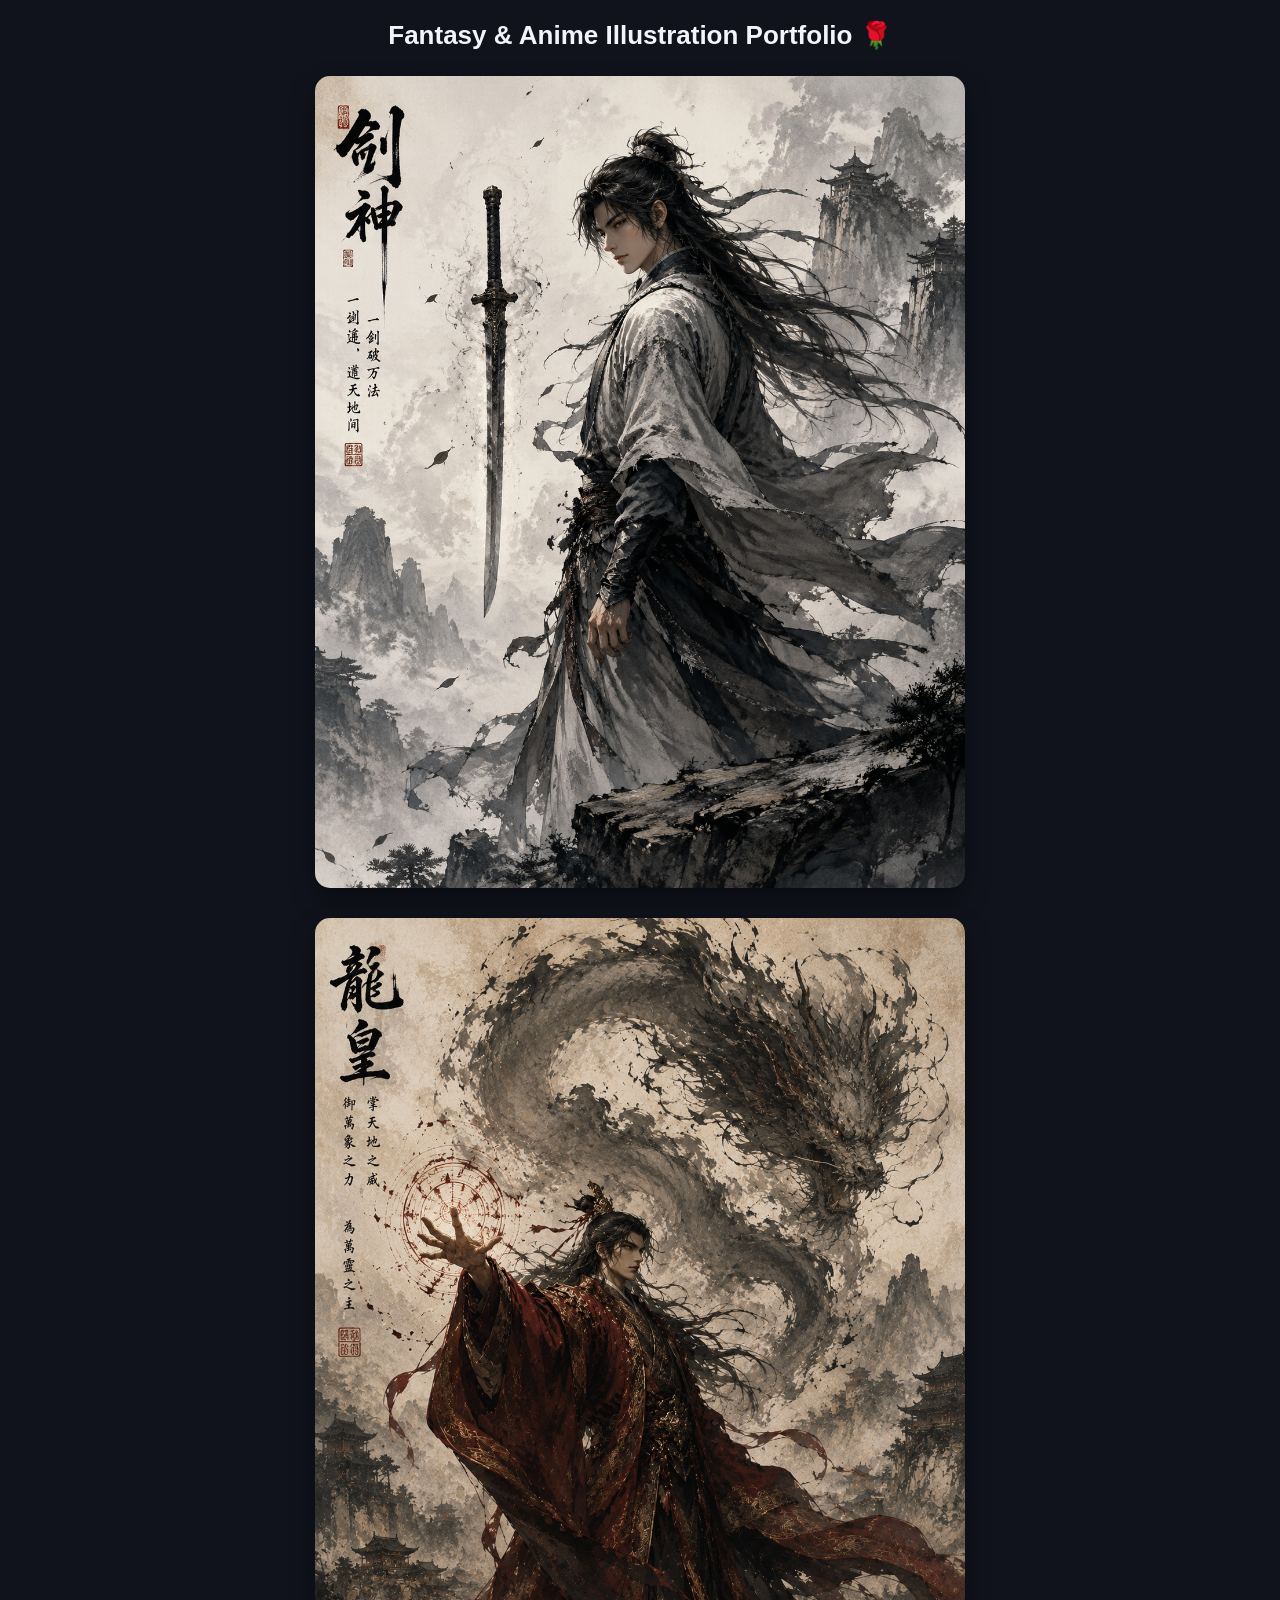
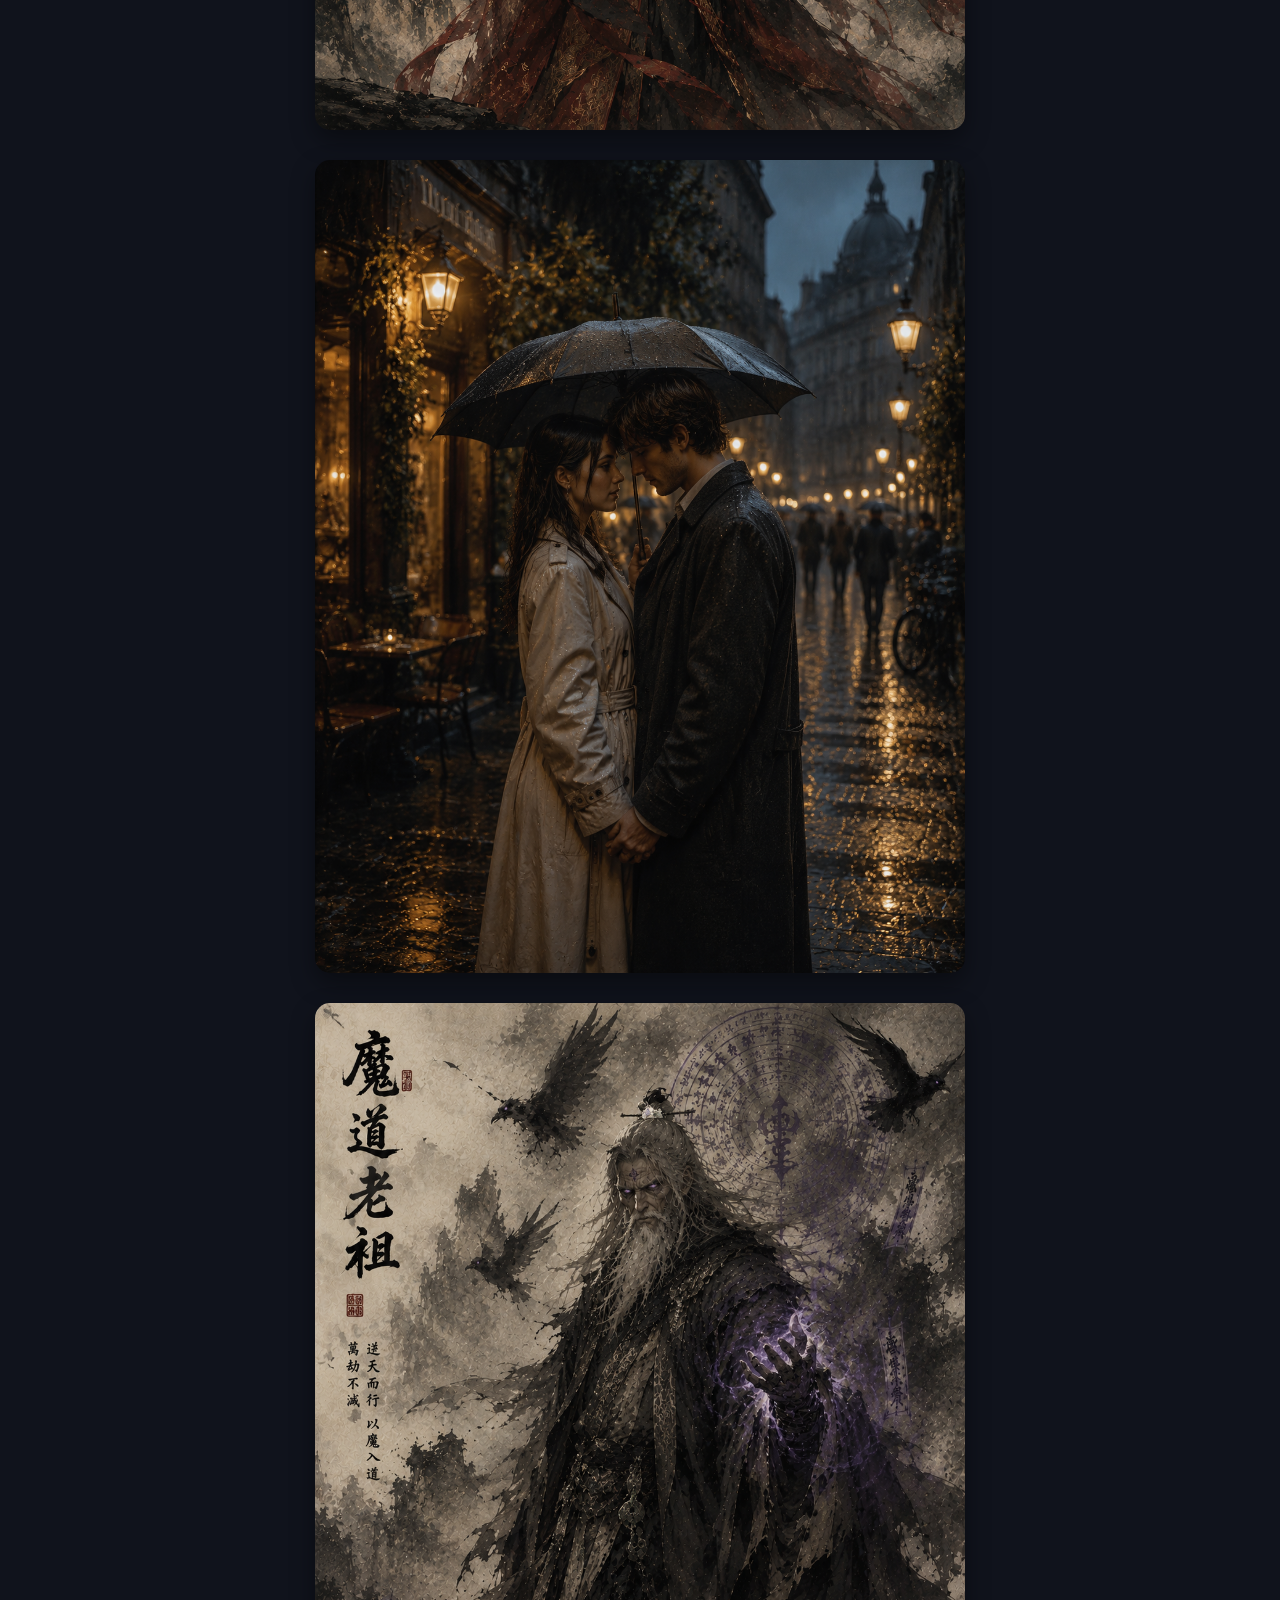
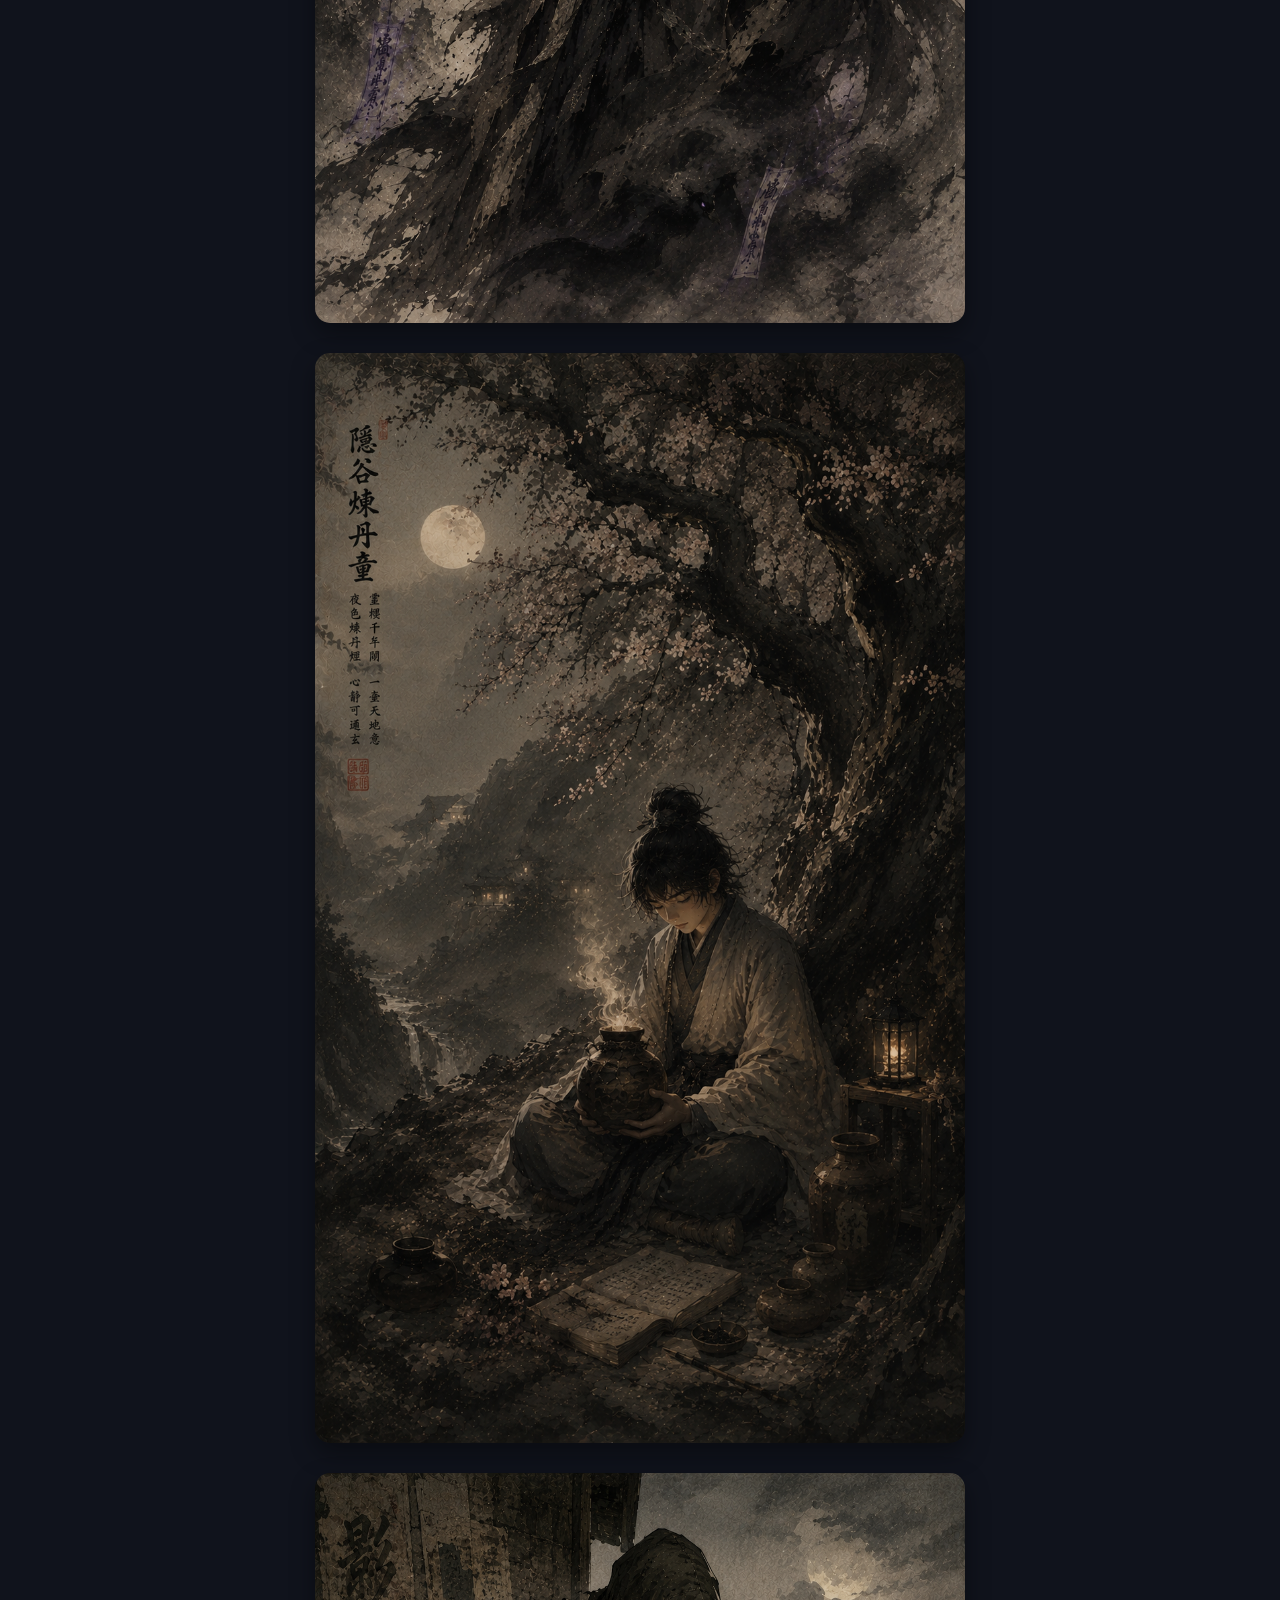
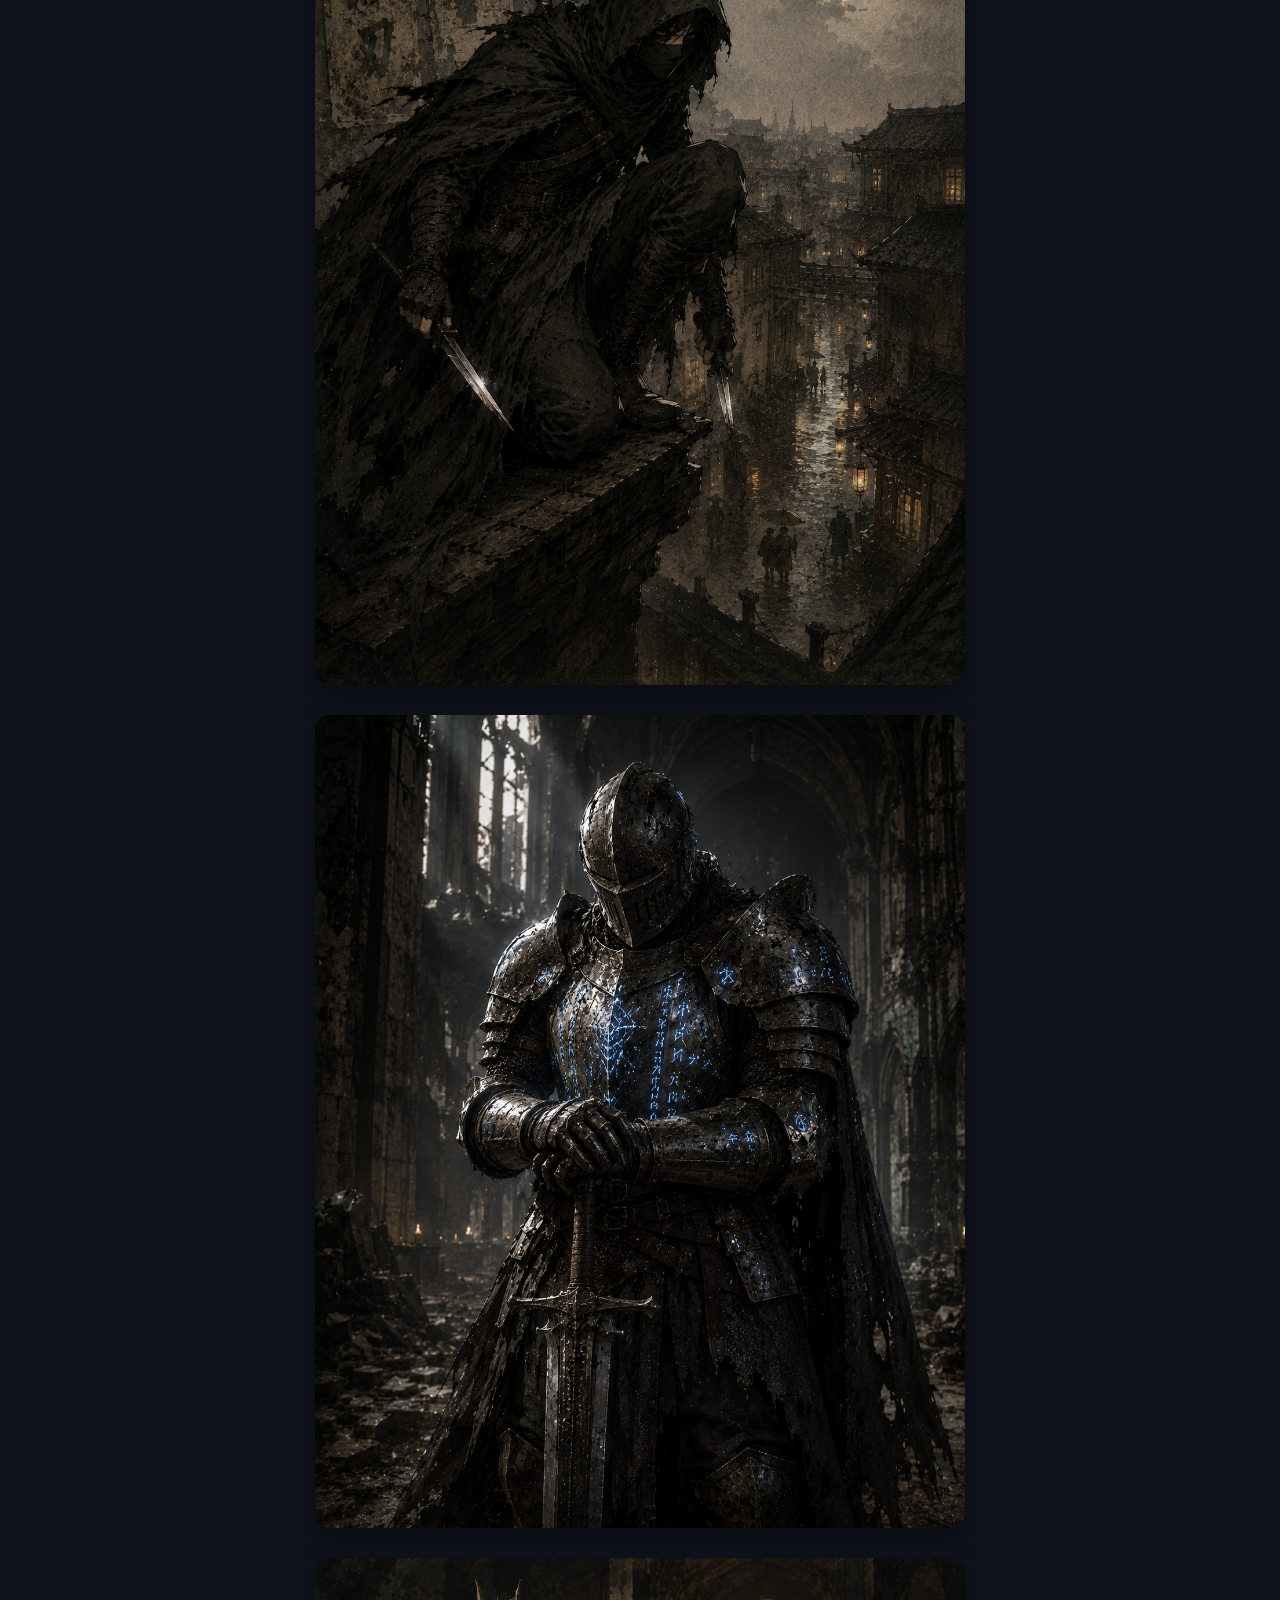
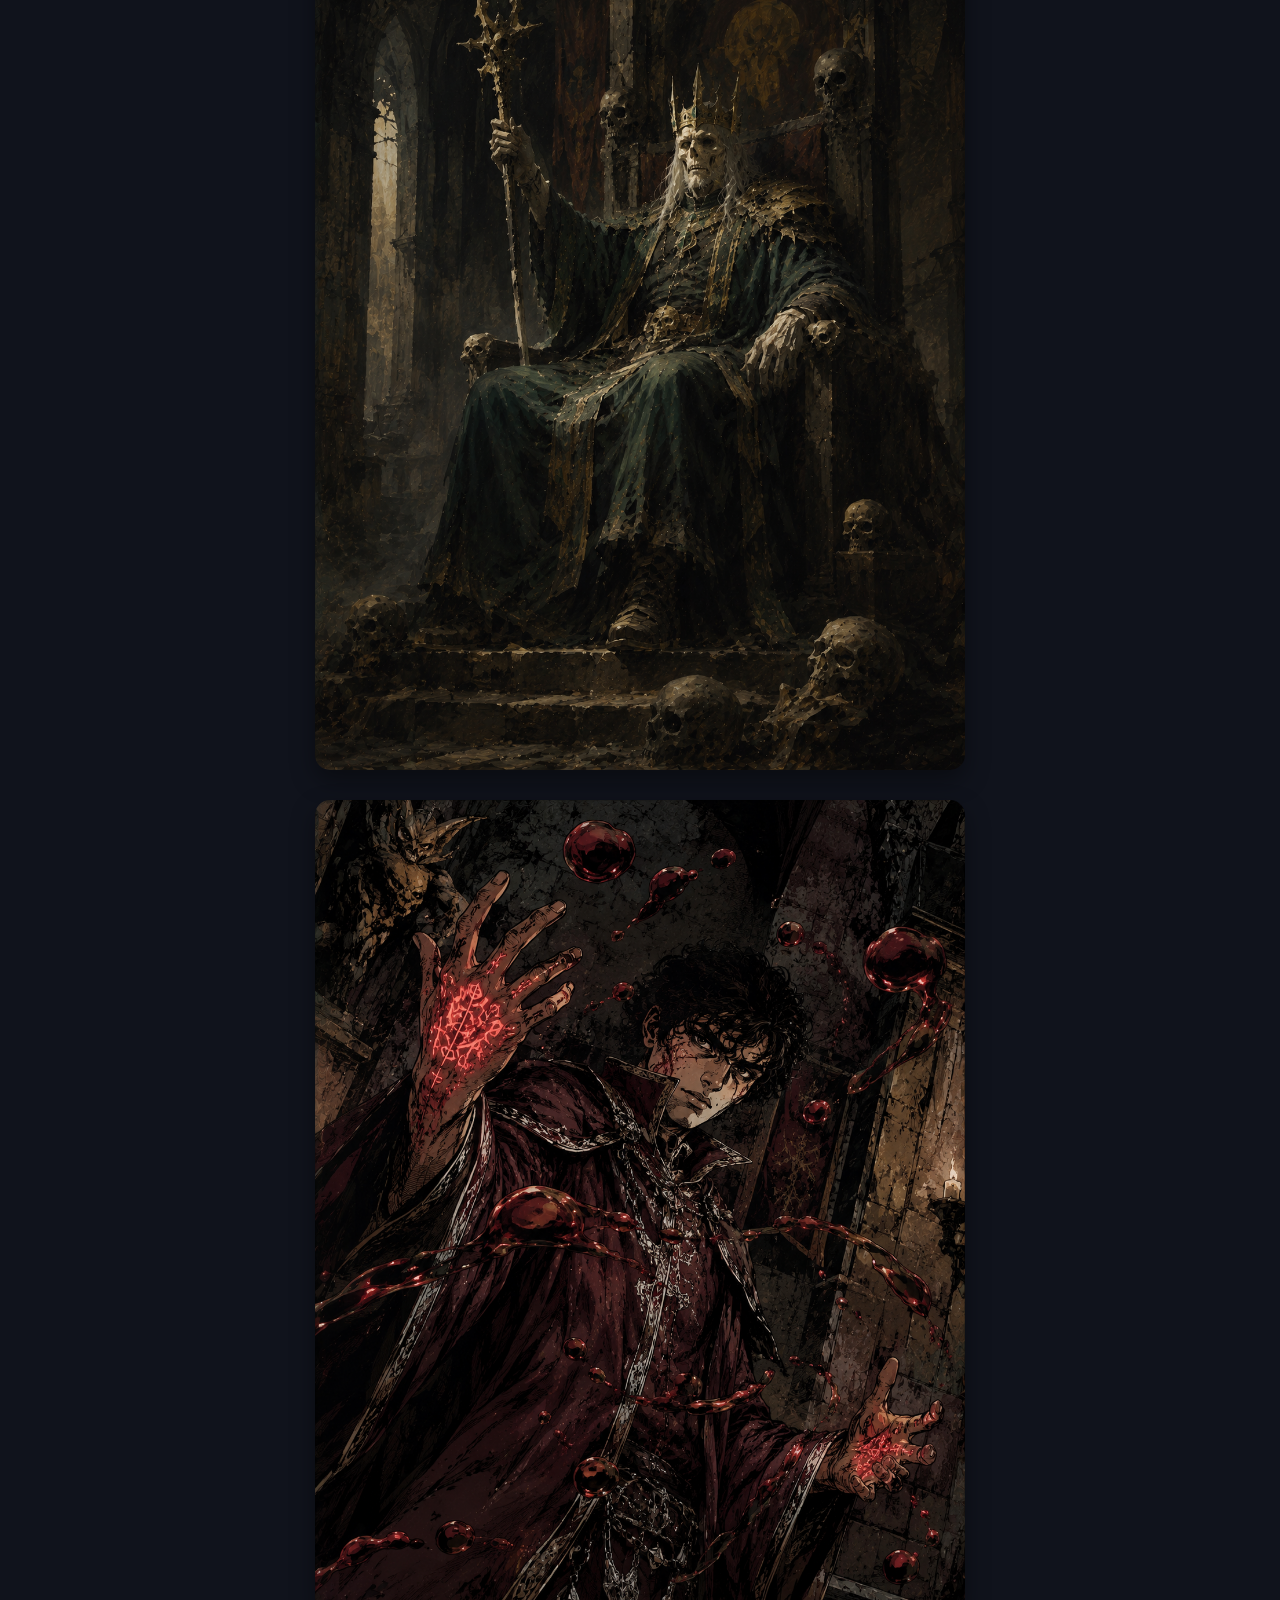
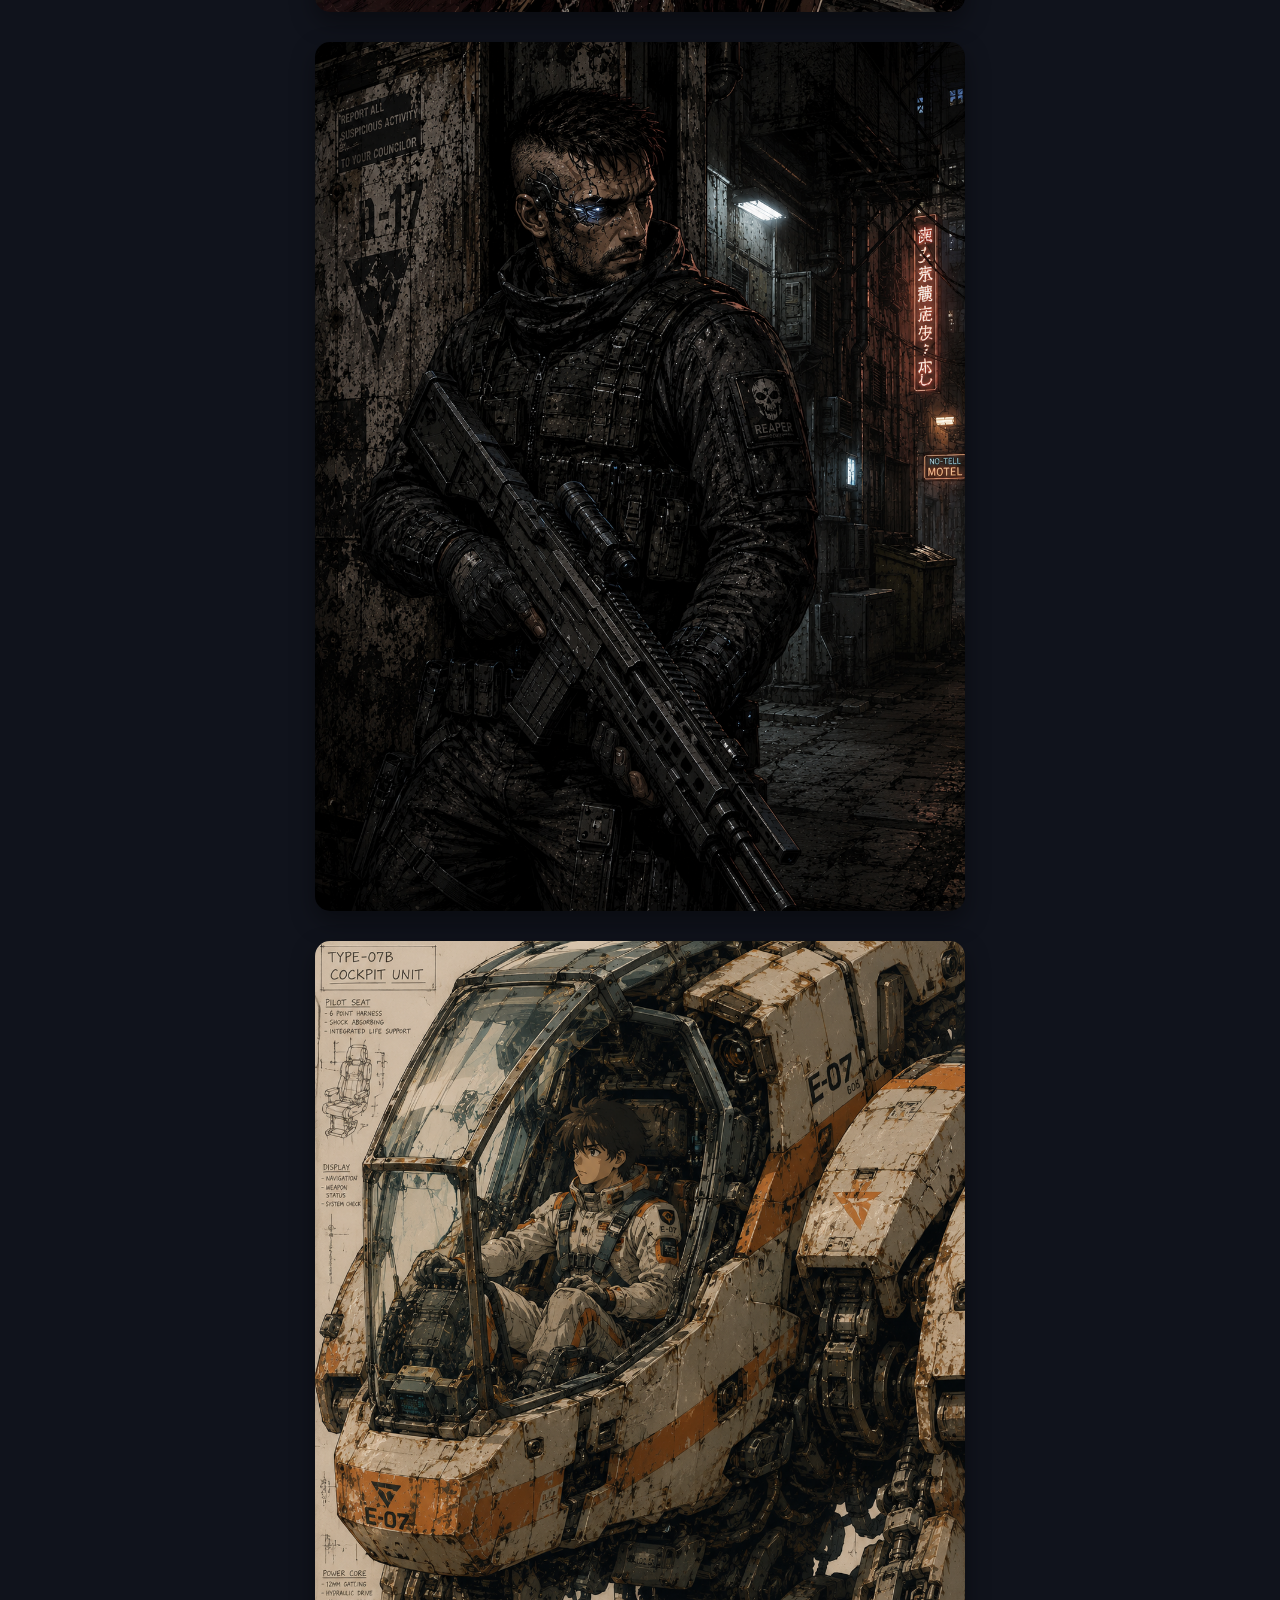
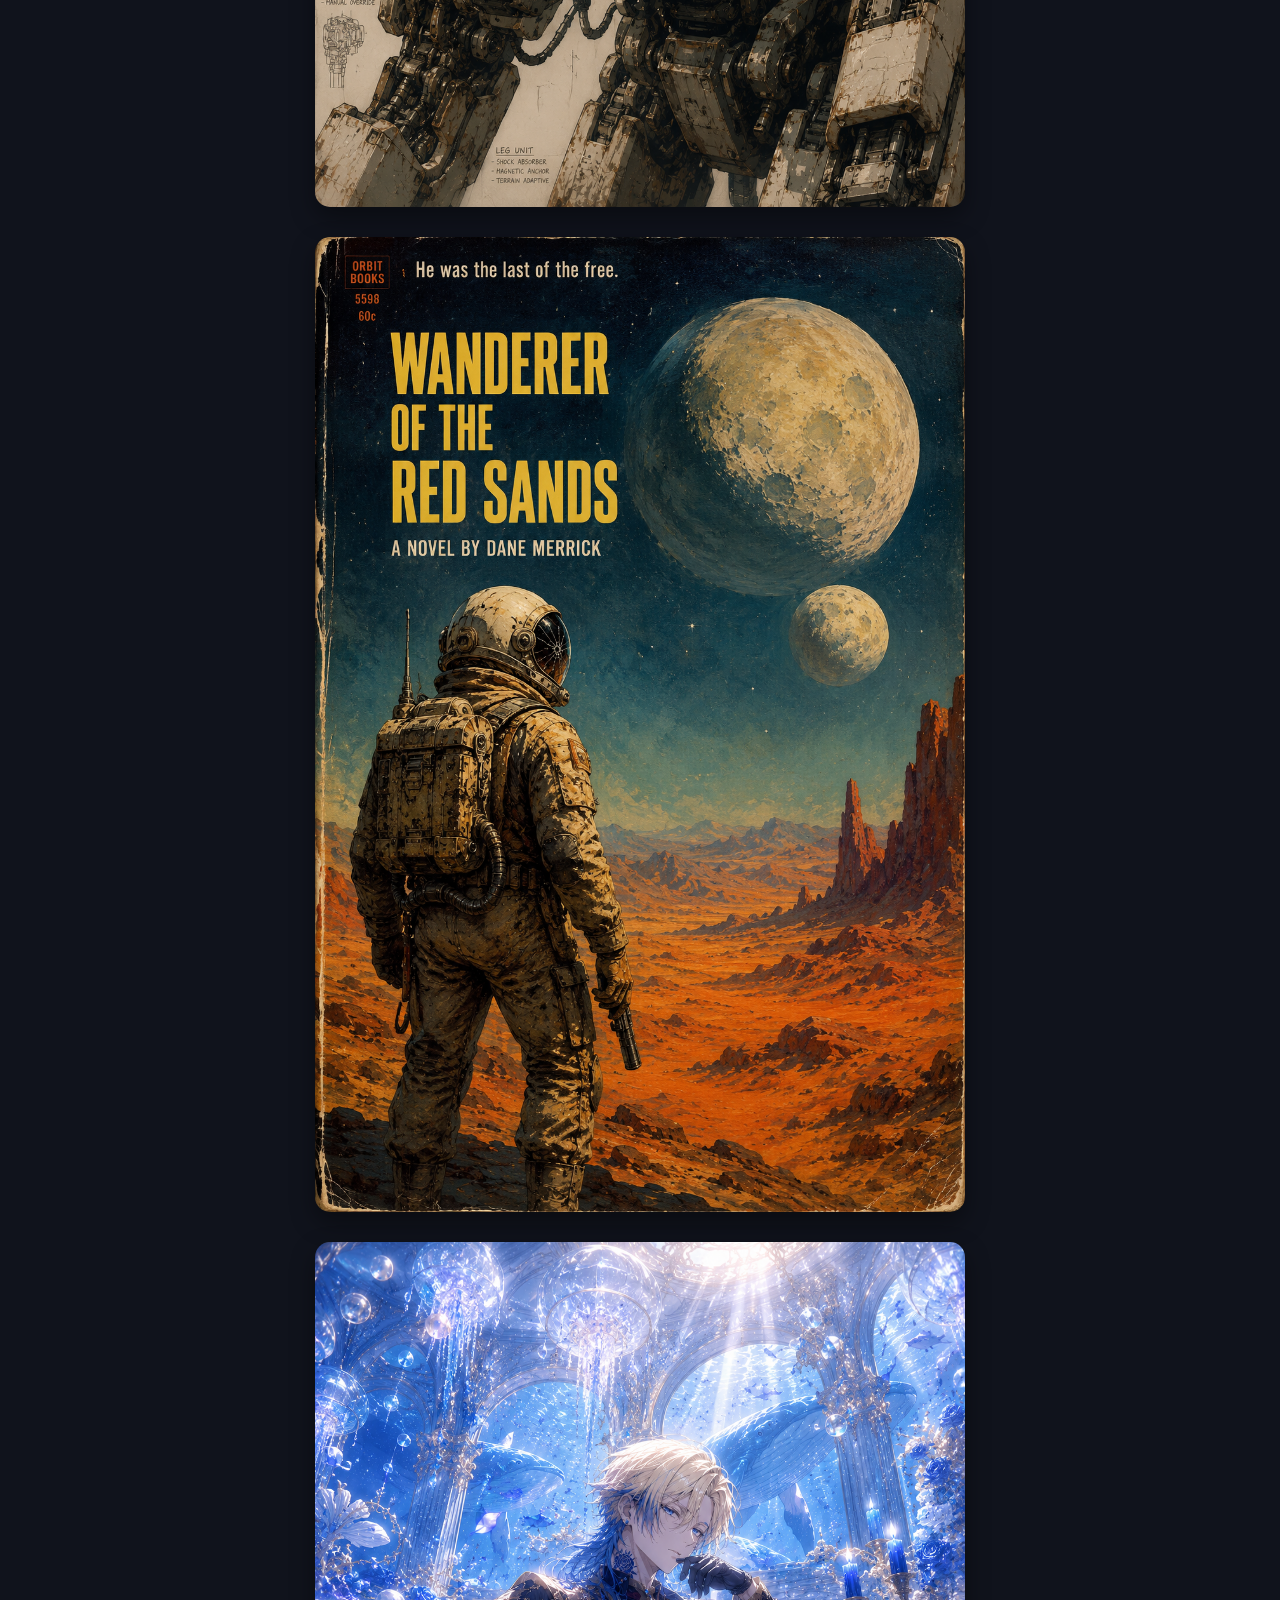
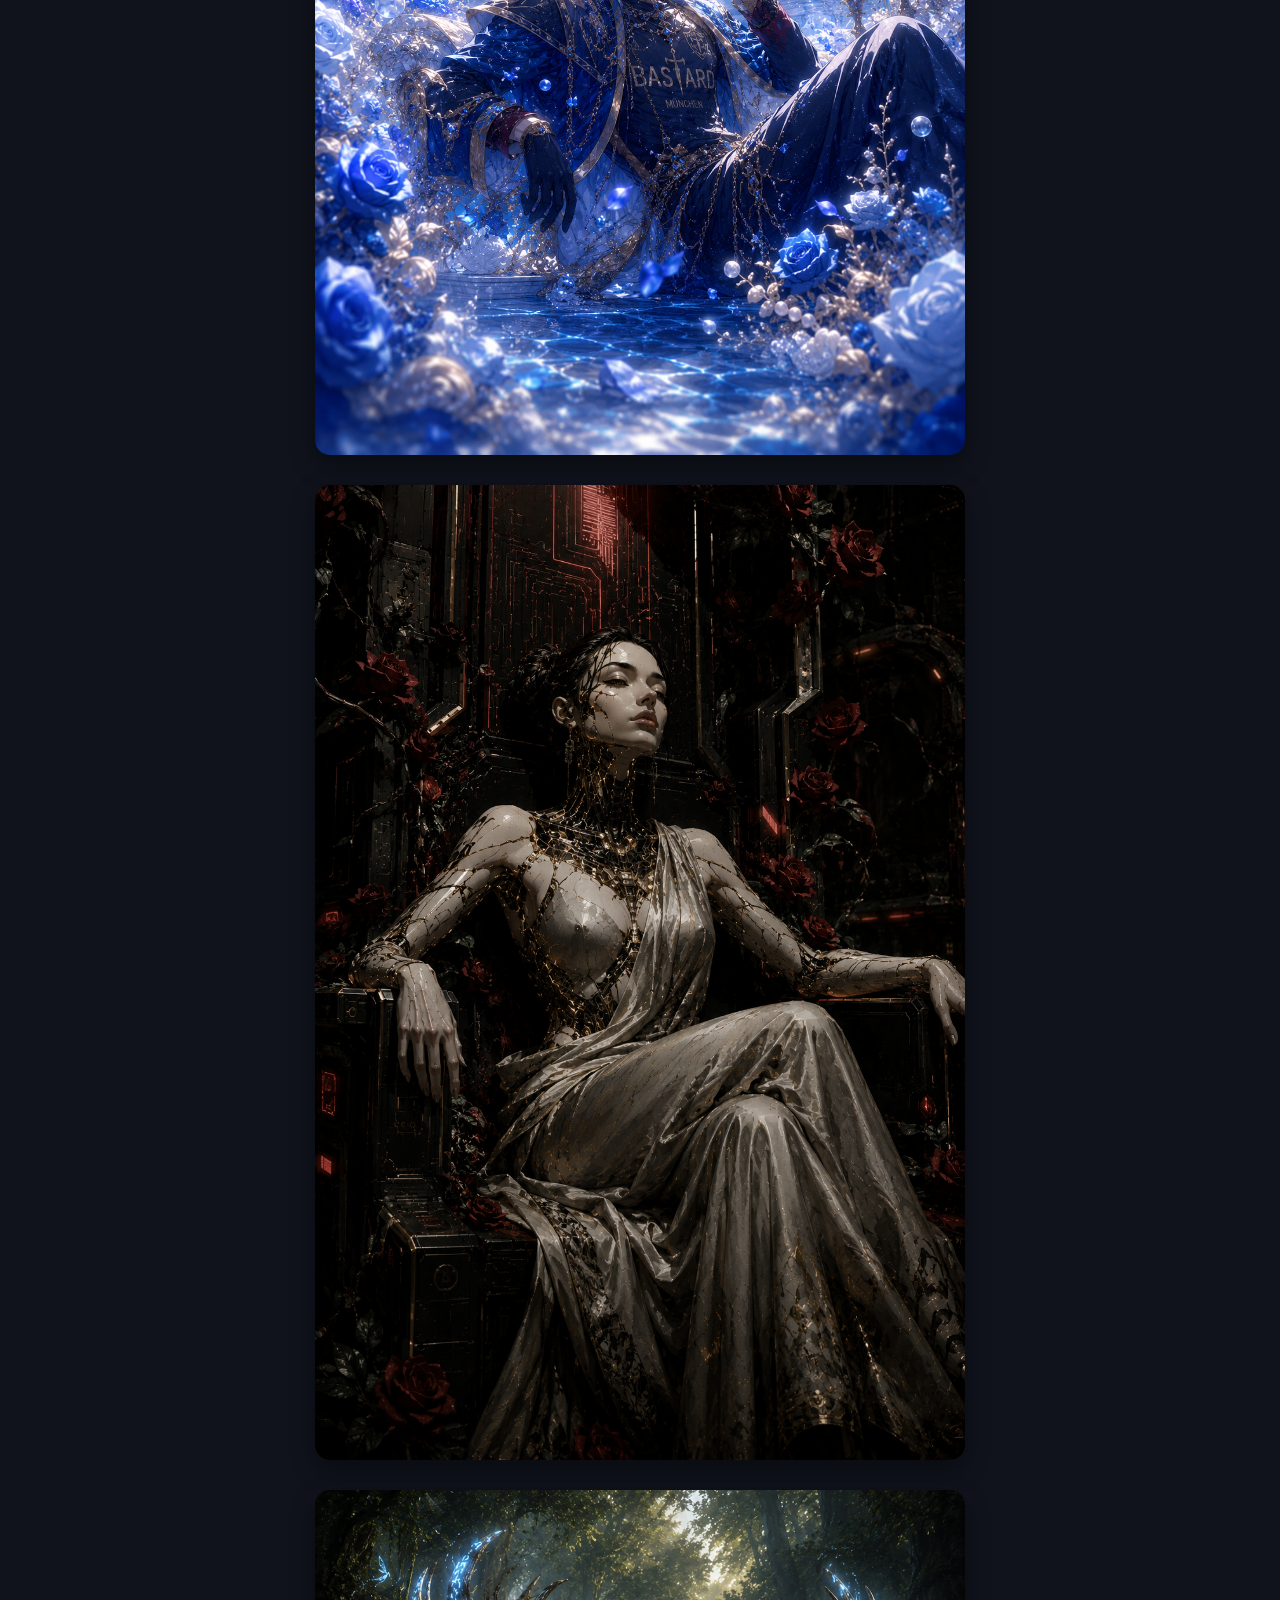
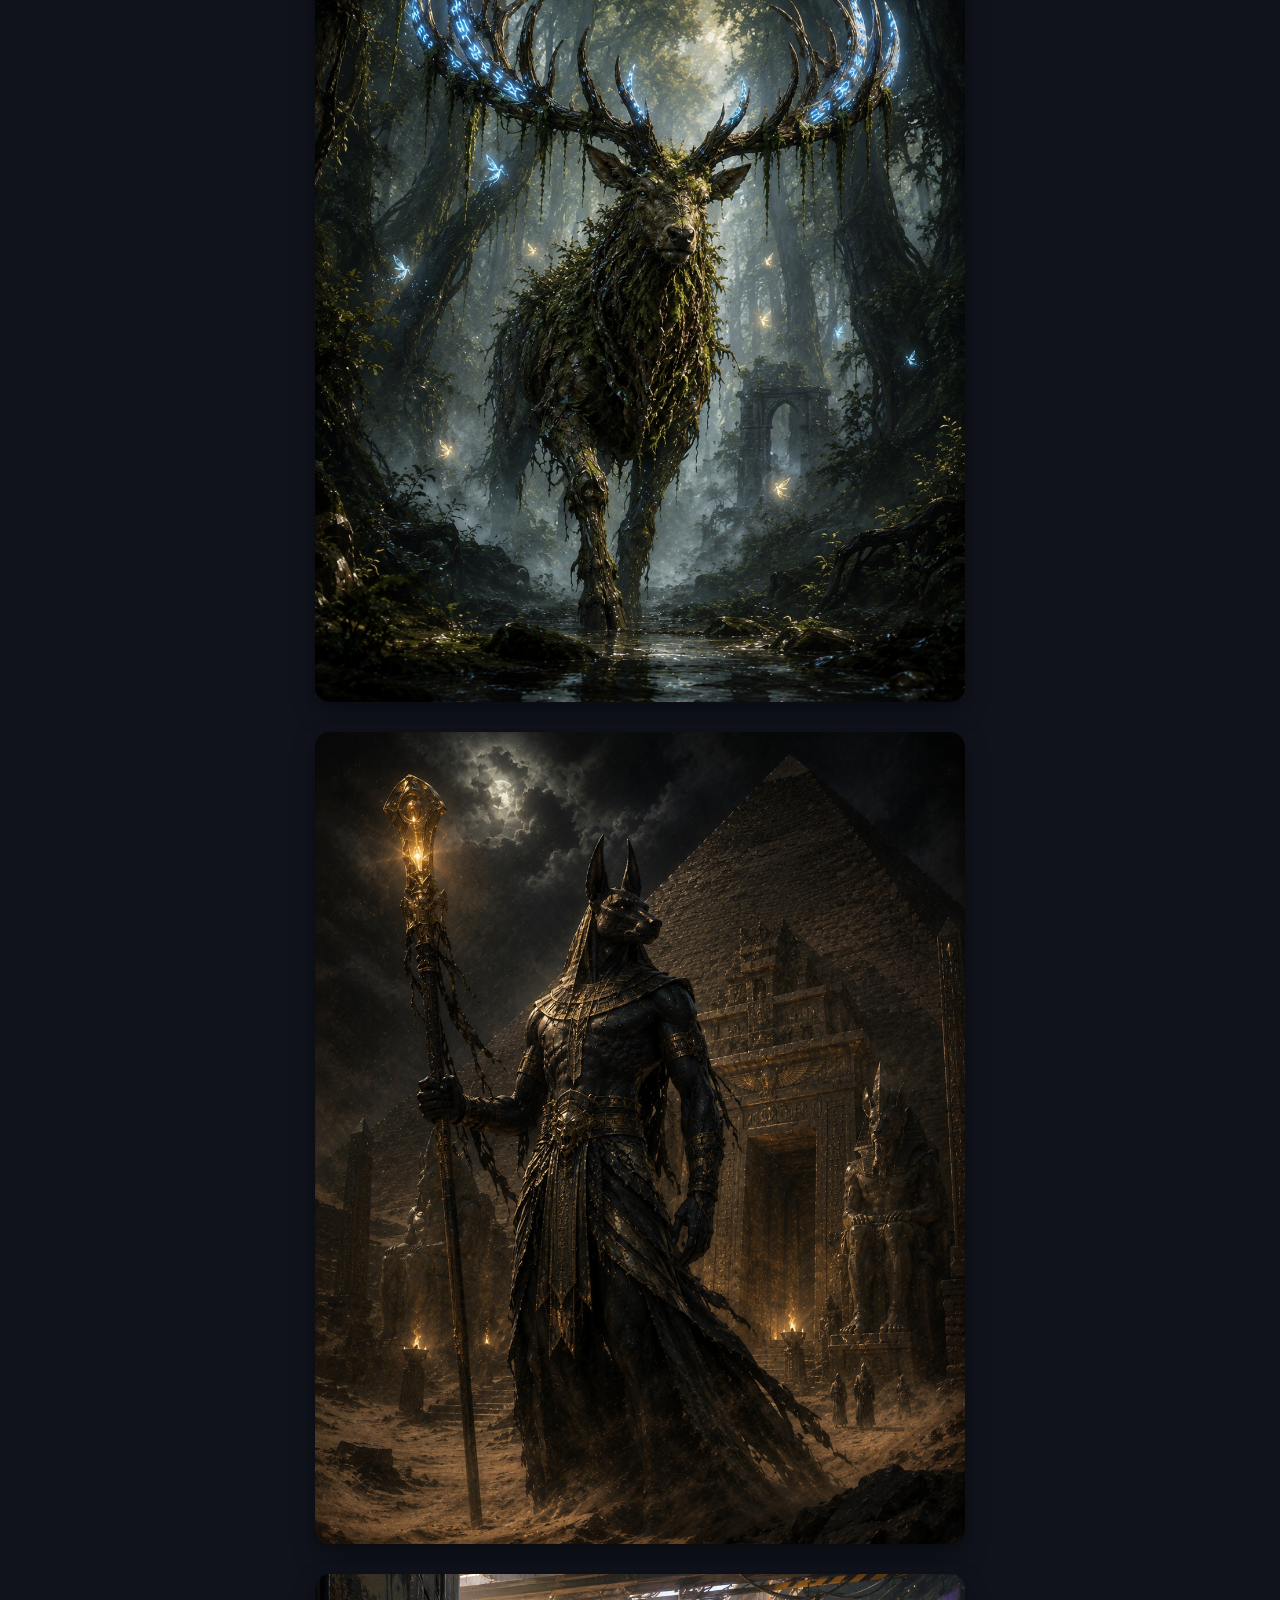
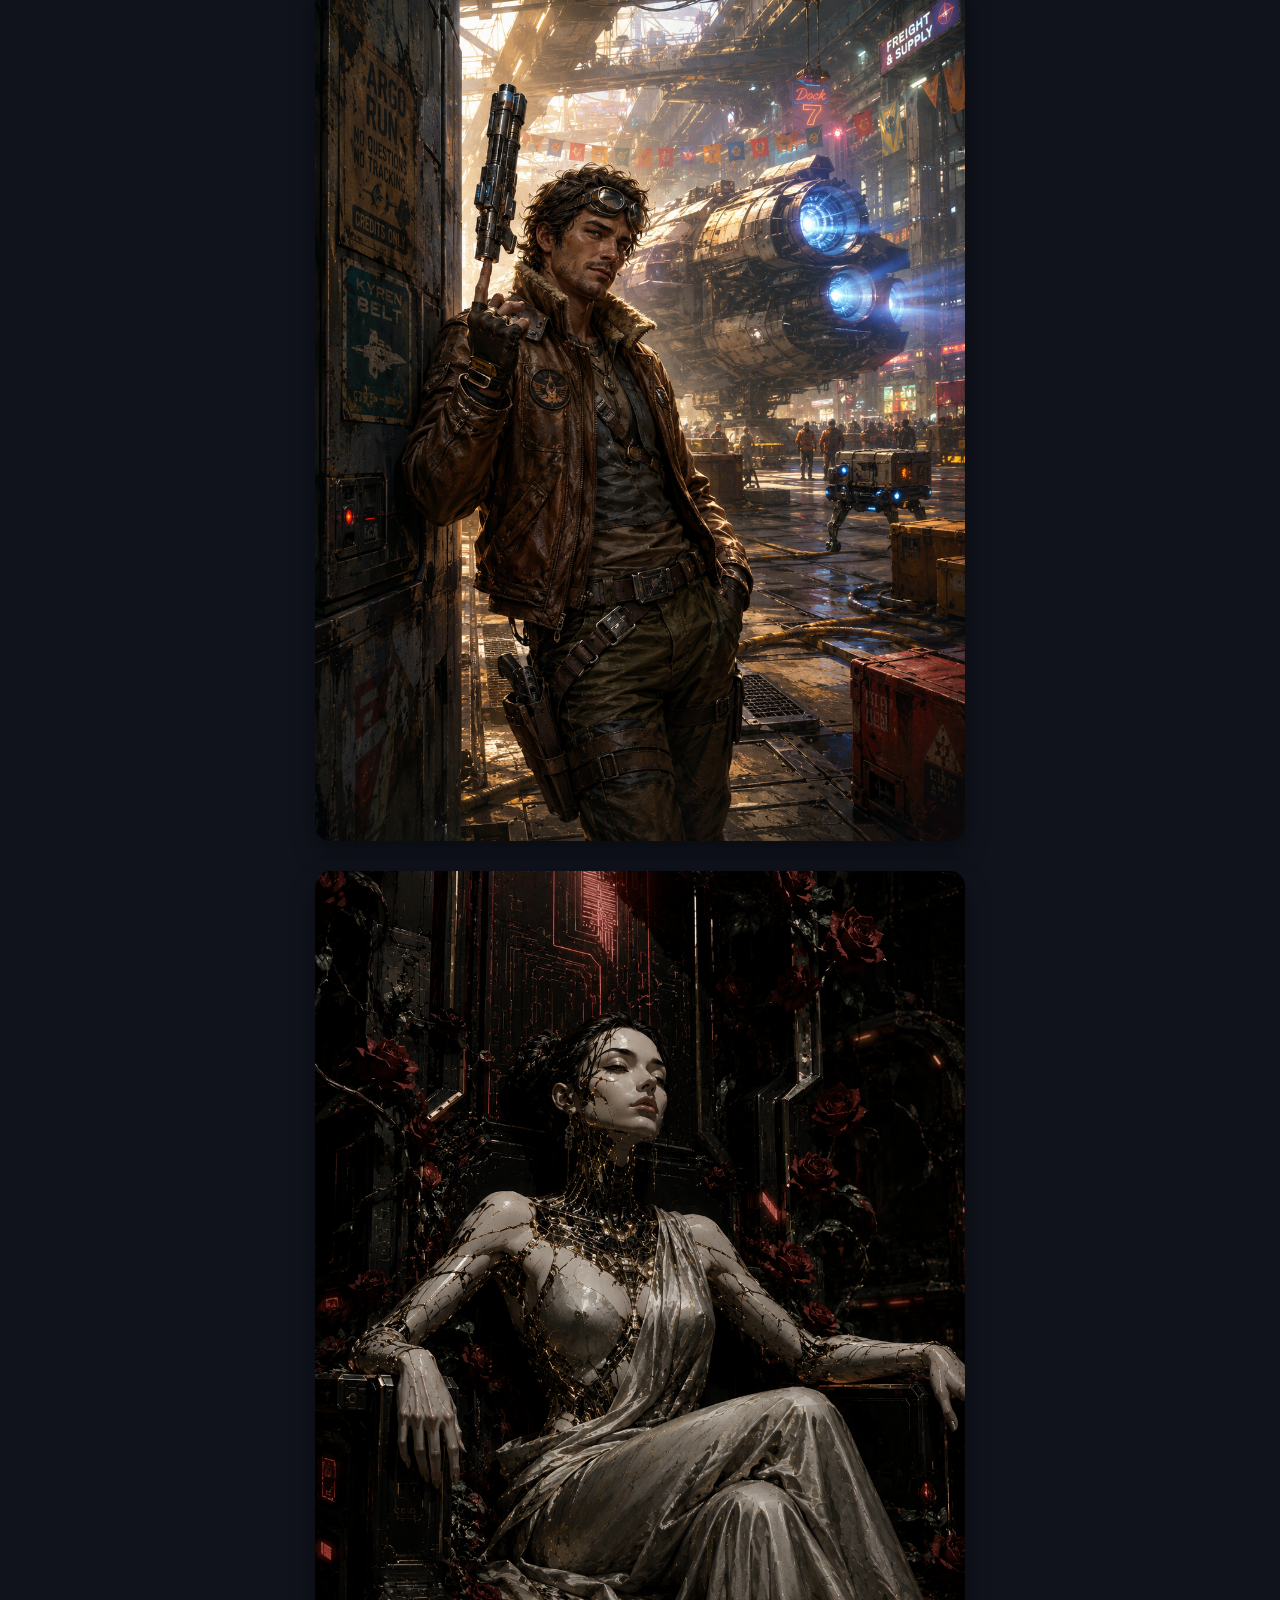
<file: index.html>
<!DOCTYPE html>
<html lang="en">
<head>
    <meta charset="UTF-8">
    <meta name="viewport" content="width=device-width, initial-scale=1.0">
    <title>Premium AI Asset Vault</title>
    <link rel="stylesheet" href="style.css">
</head>

<body>

<div class="content">

    <h1>Fantasy & Anime Illustration Portfolio 🌹</h1>

    <div class="portfolio-grid">

        <div class="image-container">
            <div class="image-shield"></div>
            <img src="preview1.jpg" alt="Artwork 1">
        </div>

        <div class="image-container">
            <div class="image-shield"></div>
            <img src="preview2.jpg" alt="Artwork 2">
        </div>

        <div class="image-container">
            <div class="image-shield"></div>
            <img src="preview3.jpg" alt="Artwork 3">
        </div>

        <div class="image-container">
            <div class="image-shield"></div>
            <img src="preview4.jpg" alt="Artwork 4">
        </div>

        <div class="image-container">
            <div class="image-shield"></div>
            <img src="preview5.jpg" alt="Artwork 5">
        </div>

        <div class="image-container">
            <div class="image-shield"></div>
            <img src="preview6.jpg" alt="Artwork 6">
        </div>

        <div class="image-container">
            <div class="image-shield"></div>
            <img src="preview7.jpg" alt="Artwork 7">
        </div>

        <div class="image-container">
            <div class="image-shield"></div>
            <img src="preview8.jpg" alt="Artwork 8">
        </div>

        <div class="image-container">
            <div class="image-shield"></div>
            <img src="preview9.jpg" alt="Artwork 9">
        </div>

        <div class="image-container">
            <div class="image-shield"></div>
            <img src="preview10.jpg" alt="Artwork 10">
        </div>

        <div class="image-container">
            <div class="image-shield"></div>
            <img src="preview11.jpg" alt="Artwork 11">
        </div>

        <div class="image-container">
            <div class="image-shield"></div>
            <img src="preview12.jpg" alt="Artwork 12">
        </div>

        <div class="image-container">
            <div class="image-shield"></div>
            <img src="preview13.jpg" alt="Artwork 13">
        </div>

        <div class="image-container">
            <div class="image-shield"></div>
            <img src="preview14.jpg" alt="Artwork 14">
        </div>

        <div class="image-container">
            <div class="image-shield"></div>
            <img src="preview15.jpg" alt="Artwork 15">
        </div>

        <div class="image-container">
            <div class="image-shield"></div>
            <img src="preview16.jpg" alt="Artwork 16">
        </div>

        <div class="image-container">
            <div class="image-shield"></div>
            <img src="preview17.jpg" alt="Artwork 17">
        </div>

        <div class="image-container">
            <div class="image-shield"></div>
            <img src="preview18.jpg" alt="Artwork 18">
        </div>

        <div class="image-container">
            <div class="image-shield"></div>
            <img src="preview19.jpg" alt="Artwork 19">
        </div>

        <div class="image-container">
            <div class="image-shield"></div>
            <img src="preview20.jpg" alt="Artwork 20">
        </div>
<div class="image-container">
    <div class="image-shield"></div>
    <img src="preview21.jpg" alt="Artwork 21">
</div>

<div class="image-container">
    <div class="image-shield"></div>
    <img src="preview22.jpg" alt="Artwork 22">
</div>

<div class="image-container">
    <div class="image-shield"></div>
    <img src="preview23.jpg" alt="Artwork 23">
</div>

<div class="image-container">
    <div class="image-shield"></div>
    <img src="preview24.jpg" alt="Artwork 24">
</div>

<div class="image-container">
    <div class="image-shield"></div>
    <img src="preview25.jpg" alt="Artwork 25">
</div>

<div class="image-container">
    <div class="image-shield"></div>
    <img src="preview26.jpg" alt="Artwork 26">
</div>

<div class="image-container">
    <div class="image-shield"></div>
    <img src="preview27.jpg" alt="Artwork 27">
</div>

<div class="image-container">
    <div class="image-shield"></div>
    <img src="preview28.jpg" alt="Artwork 28">
</div>

<div class="image-container">
    <div class="image-shield"></div>
    <img src="preview29.jpg" alt="Artwork 29">
</div>

<div class="image-container">
    <div class="image-shield"></div>
    <img src="preview30.jpg" alt="Artwork 30">
</div>

<div class="image-container">
    <div class="image-shield"></div>
    <img src="preview31.jpg" alt="Artwork 31">
</div>

<div class="image-container">
    <div class="image-shield"></div>
    <img src="preview32.jpg" alt="Artwork 32">
</div>

<div class="image-container">
    <div class="image-shield"></div>
    <img src="preview33.jpg" alt="Artwork 33">
</div>

<div class="image-container">
    <div class="image-shield"></div>
    <img src="preview34.jpg" alt="Artwork 34">
</div>

<div class="image-container">
    <div class="image-shield"></div>
    <img src="preview35.jpg" alt="Artwork 35">
</div>

<div class="image-container">
    <div class="image-shield"></div>
    <img src="preview36.jpg" alt="Artwork 36">
</div>

<div class="image-container">
    <div class="image-shield"></div>
    <img src="preview37.jpg" alt="Artwork 37">
</div>

<div class="image-container">
    <div class="image-shield"></div>
    <img src="preview38.jpg" alt="Artwork 38">
</div>

<div class="image-container">
    <div class="image-shield"></div>
    <img src="preview39.jpg" alt="Artwork 39">
</div>

<div class="image-container">
    <div class="image-shield"></div>
    <img src="preview40.jpg" alt="Artwork 40">
</div>
    </div>
<p>
This gallery showcases a selection of personal and commissioned-style fantasy artwork.
Each illustration highlights different themes, character designs, and visual storytelling approaches.
For custom commissions or project inquiries, please get in touch.
</p>
    
</div>

<div id="paywall"></div>

<script src="script.js"></script>

</body>
</html>
</file>
<file: style.css>
* {
    margin: 0;
    padding: 0;
    box-sizing: border-box;
    font-family: Arial, Helvetica, sans-serif;
    -webkit-user-select: none;
    user-select: none;
}

body {
    background: #10131c;
    color: white;
    text-align: center;
    padding: 20px;
}

.content {
    max-width: 1200px;
    margin: 0 auto 30px auto;
}

h1 {
    font-size: 26px;
    margin-bottom: 25px;
    color: #f1f5f9;
}

/* Highly Interactive, Single-Column Scrolling Layout */
.portfolio-grid {
    display: flex;
    flex-direction: column;
    gap: 30px;
    align-items: center;
    margin: 25px auto;
}

.image-container {
    position: relative;
    display: inline-block;
    max-width: 95%;
    box-shadow: 0 10px 25px rgba(0,0,0,0.4);
    border-radius: 15px;
    overflow: hidden;
}

img {
    width: 100%;
    max-width: 650px;
    display: block;
    pointer-events: none; 
}

.image-shield {
    position: absolute;
    inset: 0;
    z-index: 10;
    background: transparent;
}

.paywall-section {
    display: flex;
    justify-content: center;
    align-items: center;
    margin-top: 30px;
    padding-bottom: 40px;
}

.card {
    width: 100%;
    max-width: 460px;
    background: white;
    color: #222;
    padding: 35px;
    border-radius: 18px;
    text-align: center;
    box-shadow: 0 15px 40px rgba(0,0,0,0.6);
}

.card h2 {
    margin-bottom: 12px;
    font-size: 22px;
}

.card p {
    margin-bottom: 20px;
    line-height: 1.5;
    color: #444;
    font-size: 14px;
}
.promo-card{

max-width:700px;

margin:50px auto;

padding:35px;

background:white;

border-radius:20px;

color:#222;

box-shadow:0 15px 35px rgba(0,0,0,.45);

text-align:center;

}

.promo-card h2{

font-size:30px;

margin-bottom:15px;

color:#0f172a;

}

.promo-card p{

line-height:1.7;

font-size:15px;

margin-bottom:18px;

}

.service-list{

display:grid;

grid-template-columns:1fr 1fr;

gap:15px;

margin:25px 0;

}

.service-list div{

background:#f3f4f6;

padding:14px;

border-radius:12px;

font-weight:bold;

}

.promo-note{

font-size:14px;

color:#555;

}
</file>
